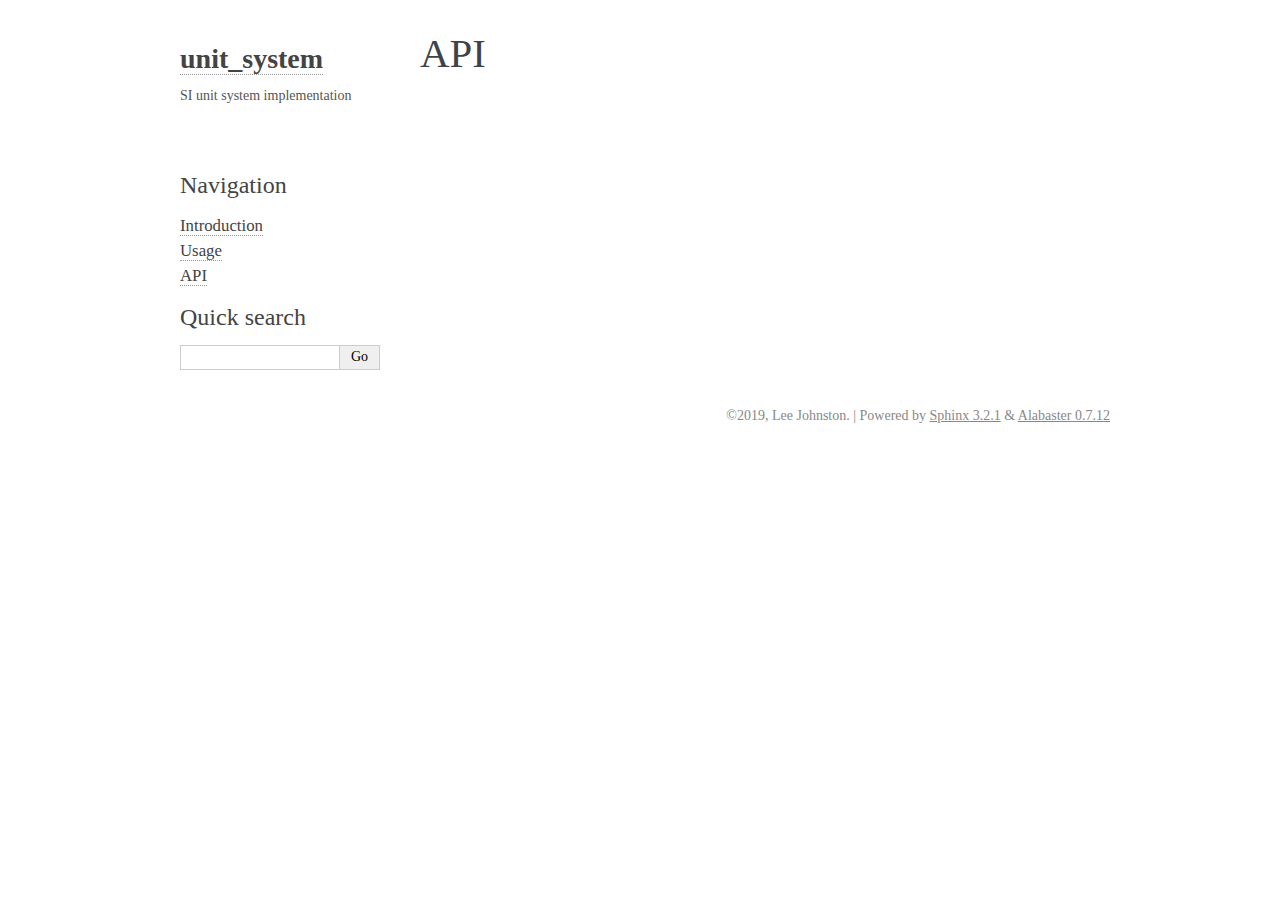
<file: api.html>
<!DOCTYPE html>

<html>
  <head>
    <meta charset="utf-8" />
    <meta name="viewport" content="width=device-width, initial-scale=1.0" />
    <title>API &#8212; unit_system  documentation</title>
    <link rel="stylesheet" href="_static/alabaster.css" type="text/css" />
    <link rel="stylesheet" href="_static/pygments.css" type="text/css" />
    <script id="documentation_options" data-url_root="./" src="_static/documentation_options.js"></script>
    <script src="_static/jquery.js"></script>
    <script src="_static/underscore.js"></script>
    <script src="_static/doctools.js"></script>
    <script src="_static/language_data.js"></script>
    <link rel="index" title="Index" href="genindex.html" />
    <link rel="search" title="Search" href="search.html" />
    <link rel="prev" title="Usage" href="usage.html" />
   
  <link rel="stylesheet" href="_static/custom.css" type="text/css" />
  
  
  <meta name="viewport" content="width=device-width, initial-scale=0.9, maximum-scale=0.9" />

  </head><body>
  

    <div class="document">
      <div class="documentwrapper">
        <div class="bodywrapper">
          

          <div class="body" role="main">
            
  <div class="section" id="module-unit_system.quantity">
<span id="api"></span><h1>API<a class="headerlink" href="#module-unit_system.quantity" title="Permalink to this headline">¶</a></h1>
</div>


          </div>
          
        </div>
      </div>
      <div class="sphinxsidebar" role="navigation" aria-label="main navigation">
        <div class="sphinxsidebarwrapper">
<h1 class="logo"><a href="index.html">unit_system</a></h1>



<p class="blurb">SI unit system implementation</p>




<p>
<iframe src="https://ghbtns.com/github-btn.html?user=l-johnston&repo=unit_system&type=watch&count=true&size=large&v=2"
  allowtransparency="true" frameborder="0" scrolling="0" width="200px" height="35px"></iframe>
</p>





<h3>Navigation</h3>
<ul class="current">
<li class="toctree-l1"><a class="reference internal" href="introduction.html">Introduction</a></li>
<li class="toctree-l1"><a class="reference internal" href="usage.html">Usage</a></li>
<li class="toctree-l1 current"><a class="current reference internal" href="#">API</a></li>
</ul>

<div class="relations">
<h3>Related Topics</h3>
<ul>
  <li><a href="index.html">Documentation overview</a><ul>
      <li>Previous: <a href="usage.html" title="previous chapter">Usage</a></li>
  </ul></li>
</ul>
</div>
<div id="searchbox" style="display: none" role="search">
  <h3 id="searchlabel">Quick search</h3>
    <div class="searchformwrapper">
    <form class="search" action="search.html" method="get">
      <input type="text" name="q" aria-labelledby="searchlabel" />
      <input type="submit" value="Go" />
    </form>
    </div>
</div>
<script>$('#searchbox').show(0);</script>








        </div>
      </div>
      <div class="clearer"></div>
    </div>
    <div class="footer">
      &copy;2019, Lee Johnston.
      
      |
      Powered by <a href="http://sphinx-doc.org/">Sphinx 3.2.1</a>
      &amp; <a href="https://github.com/bitprophet/alabaster">Alabaster 0.7.12</a>
      
    </div>

    

    
  </body>
</html>
</file>
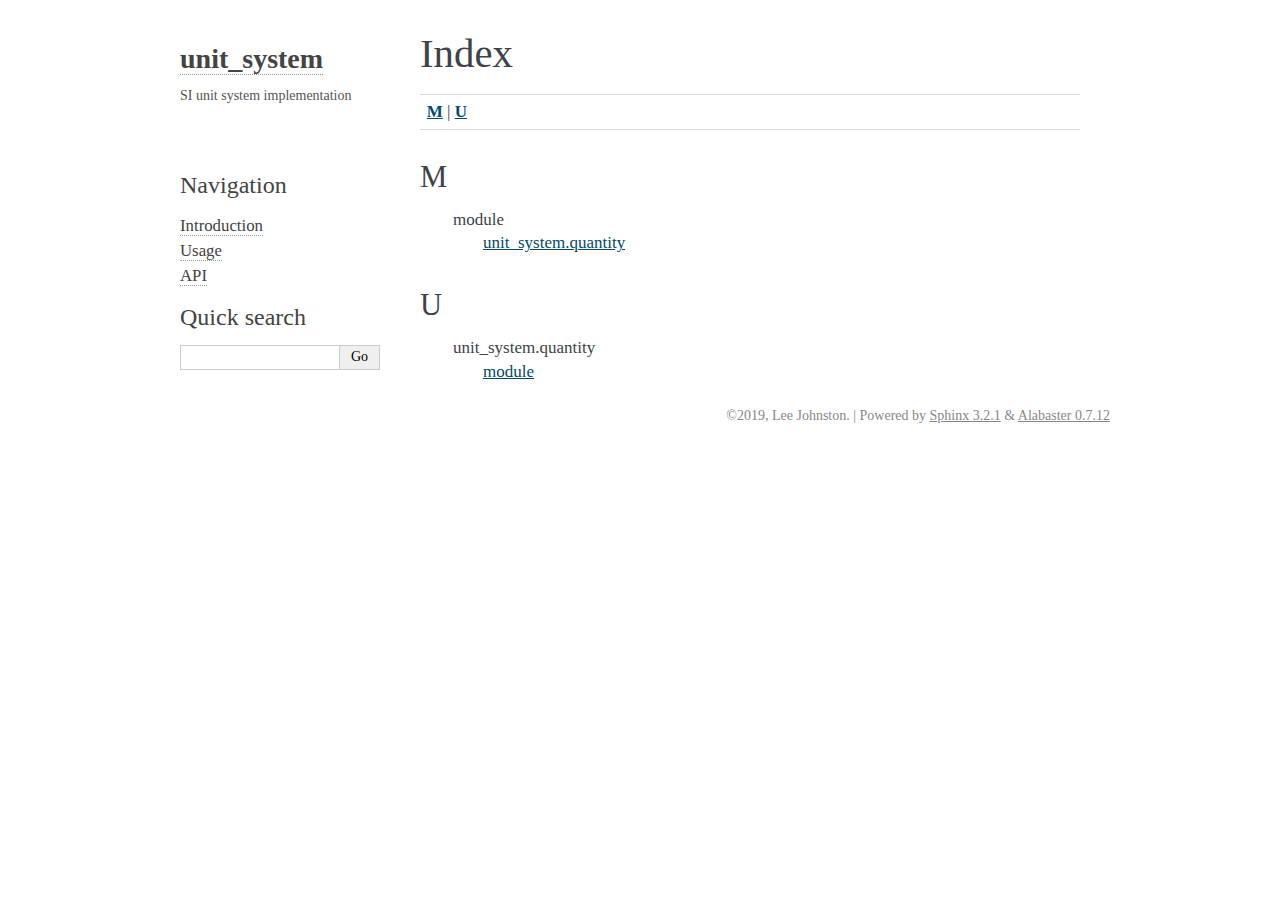
<file: genindex.html>
<!DOCTYPE html>

<html>
  <head>
    <meta charset="utf-8" />
    <meta name="viewport" content="width=device-width, initial-scale=1.0" />
    <title>Index &#8212; unit_system  documentation</title>
    <link rel="stylesheet" href="_static/alabaster.css" type="text/css" />
    <link rel="stylesheet" href="_static/pygments.css" type="text/css" />
    <script id="documentation_options" data-url_root="./" src="_static/documentation_options.js"></script>
    <script src="_static/jquery.js"></script>
    <script src="_static/underscore.js"></script>
    <script src="_static/doctools.js"></script>
    <script src="_static/language_data.js"></script>
    <link rel="index" title="Index" href="#" />
    <link rel="search" title="Search" href="search.html" />
   
  <link rel="stylesheet" href="_static/custom.css" type="text/css" />
  
  
  <meta name="viewport" content="width=device-width, initial-scale=0.9, maximum-scale=0.9" />

  </head><body>
  

    <div class="document">
      <div class="documentwrapper">
        <div class="bodywrapper">
          

          <div class="body" role="main">
            

<h1 id="index">Index</h1>

<div class="genindex-jumpbox">
 <a href="#M"><strong>M</strong></a>
 | <a href="#U"><strong>U</strong></a>
 
</div>
<h2 id="M">M</h2>
<table style="width: 100%" class="indextable genindextable"><tr>
  <td style="width: 33%; vertical-align: top;"><ul>
      <li>
    module

      <ul>
        <li><a href="api.html#module-unit_system.quantity">unit_system.quantity</a>
</li>
      </ul></li>
  </ul></td>
</tr></table>

<h2 id="U">U</h2>
<table style="width: 100%" class="indextable genindextable"><tr>
  <td style="width: 33%; vertical-align: top;"><ul>
      <li>
    unit_system.quantity

      <ul>
        <li><a href="api.html#module-unit_system.quantity">module</a>
</li>
      </ul></li>
  </ul></td>
</tr></table>



          </div>
          
        </div>
      </div>
      <div class="sphinxsidebar" role="navigation" aria-label="main navigation">
        <div class="sphinxsidebarwrapper">
<h1 class="logo"><a href="index.html">unit_system</a></h1>



<p class="blurb">SI unit system implementation</p>




<p>
<iframe src="https://ghbtns.com/github-btn.html?user=l-johnston&repo=unit_system&type=watch&count=true&size=large&v=2"
  allowtransparency="true" frameborder="0" scrolling="0" width="200px" height="35px"></iframe>
</p>





<h3>Navigation</h3>
<ul>
<li class="toctree-l1"><a class="reference internal" href="introduction.html">Introduction</a></li>
<li class="toctree-l1"><a class="reference internal" href="usage.html">Usage</a></li>
<li class="toctree-l1"><a class="reference internal" href="api.html">API</a></li>
</ul>

<div class="relations">
<h3>Related Topics</h3>
<ul>
  <li><a href="index.html">Documentation overview</a><ul>
  </ul></li>
</ul>
</div>
<div id="searchbox" style="display: none" role="search">
  <h3 id="searchlabel">Quick search</h3>
    <div class="searchformwrapper">
    <form class="search" action="search.html" method="get">
      <input type="text" name="q" aria-labelledby="searchlabel" />
      <input type="submit" value="Go" />
    </form>
    </div>
</div>
<script>$('#searchbox').show(0);</script>








        </div>
      </div>
      <div class="clearer"></div>
    </div>
    <div class="footer">
      &copy;2019, Lee Johnston.
      
      |
      Powered by <a href="http://sphinx-doc.org/">Sphinx 3.2.1</a>
      &amp; <a href="https://github.com/bitprophet/alabaster">Alabaster 0.7.12</a>
      
    </div>

    

    
  </body>
</html>
</file>
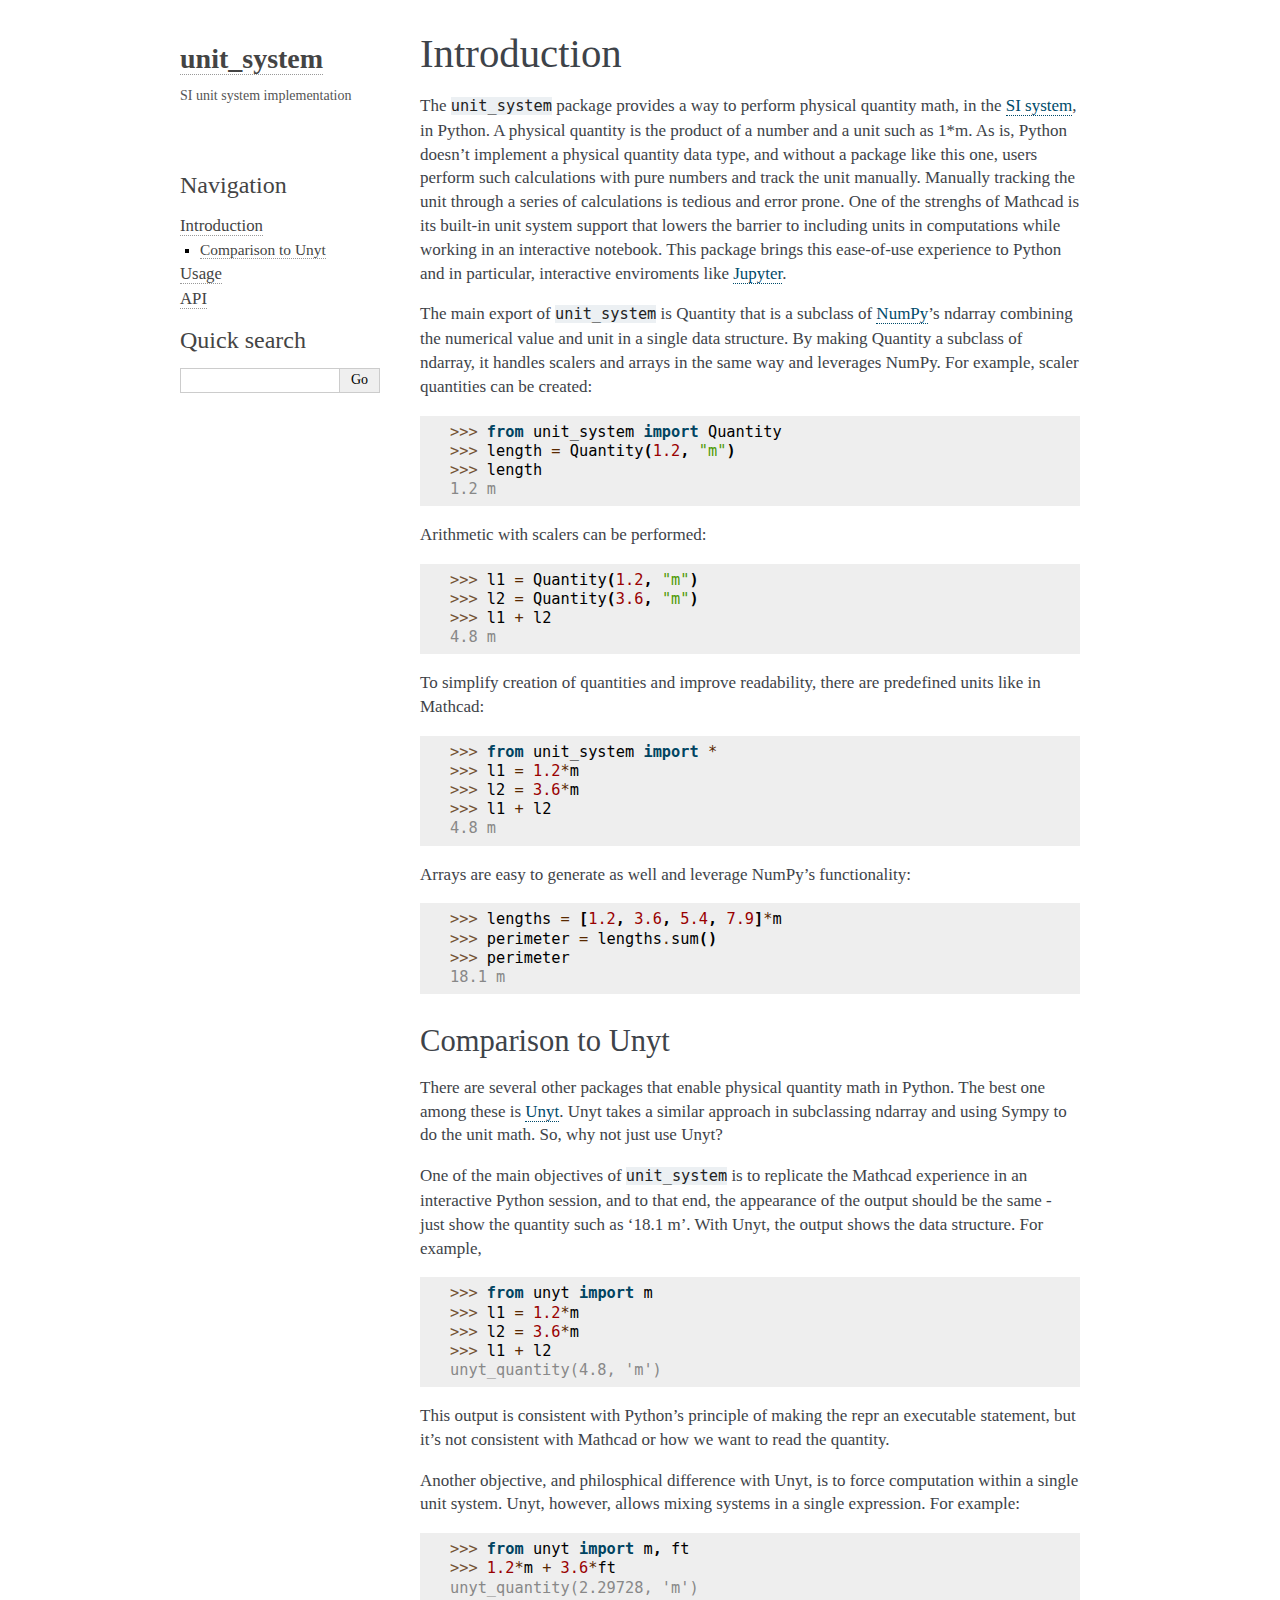
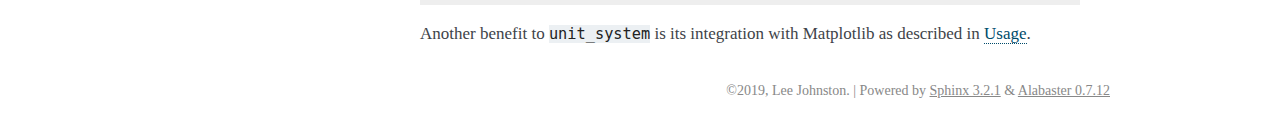
<file: introduction.html>
<!DOCTYPE html>

<html>
  <head>
    <meta charset="utf-8" />
    <meta name="viewport" content="width=device-width, initial-scale=1.0" />
    <title>Introduction &#8212; unit_system  documentation</title>
    <link rel="stylesheet" href="_static/alabaster.css" type="text/css" />
    <link rel="stylesheet" href="_static/pygments.css" type="text/css" />
    <script id="documentation_options" data-url_root="./" src="_static/documentation_options.js"></script>
    <script src="_static/jquery.js"></script>
    <script src="_static/underscore.js"></script>
    <script src="_static/doctools.js"></script>
    <script src="_static/language_data.js"></script>
    <link rel="index" title="Index" href="genindex.html" />
    <link rel="search" title="Search" href="search.html" />
    <link rel="next" title="Usage" href="usage.html" />
    <link rel="prev" title="Welcome to unit_system" href="index.html" />
   
  <link rel="stylesheet" href="_static/custom.css" type="text/css" />
  
  
  <meta name="viewport" content="width=device-width, initial-scale=0.9, maximum-scale=0.9" />

  </head><body>
  

    <div class="document">
      <div class="documentwrapper">
        <div class="bodywrapper">
          

          <div class="body" role="main">
            
  <div class="section" id="introduction">
<h1>Introduction<a class="headerlink" href="#introduction" title="Permalink to this headline">¶</a></h1>
<p>The <code class="docutils literal notranslate"><span class="pre">unit_system</span></code> package provides a way to perform physical quantity math, in
the <a class="reference external" href="https://www.nist.gov/pml/special-publication-811">SI system</a>, in Python. A physical quantity is the product of a number and a unit
such as 1*m. As is, Python doesn’t implement a physical quantity data type,
and without a package like this one, users perform such calculations with pure
numbers and track the unit manually. Manually tracking the unit through a series of
calculations is tedious and error prone. One of the strenghs of Mathcad is its built-in
unit system support that lowers the barrier to including units in computations
while working in an interactive notebook. This package brings this ease-of-use
experience to Python and in particular, interactive enviroments like <a class="reference external" href="https://jupyter.org/">Jupyter</a>.</p>
<p>The main export of <code class="docutils literal notranslate"><span class="pre">unit_system</span></code> is Quantity that is a subclass of <a class="reference external" href="https://github.com/numpy/numpy">NumPy</a>’s
ndarray combining the numerical value and unit in a single data structure. By making
Quantity a subclass of ndarray, it handles scalers and arrays in the same way and
leverages NumPy. For example, scaler quantities can be created:</p>
<div class="doctest highlight-default notranslate"><div class="highlight"><pre><span></span><span class="gp">&gt;&gt;&gt; </span><span class="kn">from</span> <span class="nn">unit_system</span> <span class="kn">import</span> <span class="n">Quantity</span>
<span class="gp">&gt;&gt;&gt; </span><span class="n">length</span> <span class="o">=</span> <span class="n">Quantity</span><span class="p">(</span><span class="mf">1.2</span><span class="p">,</span> <span class="s2">&quot;m&quot;</span><span class="p">)</span>
<span class="gp">&gt;&gt;&gt; </span><span class="n">length</span>
<span class="go">1.2 m</span>
</pre></div>
</div>
<p>Arithmetic with scalers can be performed:</p>
<div class="doctest highlight-default notranslate"><div class="highlight"><pre><span></span><span class="gp">&gt;&gt;&gt; </span><span class="n">l1</span> <span class="o">=</span> <span class="n">Quantity</span><span class="p">(</span><span class="mf">1.2</span><span class="p">,</span> <span class="s2">&quot;m&quot;</span><span class="p">)</span>
<span class="gp">&gt;&gt;&gt; </span><span class="n">l2</span> <span class="o">=</span> <span class="n">Quantity</span><span class="p">(</span><span class="mf">3.6</span><span class="p">,</span> <span class="s2">&quot;m&quot;</span><span class="p">)</span>
<span class="gp">&gt;&gt;&gt; </span><span class="n">l1</span> <span class="o">+</span> <span class="n">l2</span>
<span class="go">4.8 m</span>
</pre></div>
</div>
<p>To simplify creation of quantities and improve readability, there are predefined units
like in Mathcad:</p>
<div class="doctest highlight-default notranslate"><div class="highlight"><pre><span></span><span class="gp">&gt;&gt;&gt; </span><span class="kn">from</span> <span class="nn">unit_system</span> <span class="kn">import</span> <span class="o">*</span>
<span class="gp">&gt;&gt;&gt; </span><span class="n">l1</span> <span class="o">=</span> <span class="mf">1.2</span><span class="o">*</span><span class="n">m</span>
<span class="gp">&gt;&gt;&gt; </span><span class="n">l2</span> <span class="o">=</span> <span class="mf">3.6</span><span class="o">*</span><span class="n">m</span>
<span class="gp">&gt;&gt;&gt; </span><span class="n">l1</span> <span class="o">+</span> <span class="n">l2</span>
<span class="go">4.8 m</span>
</pre></div>
</div>
<p>Arrays are easy to generate as well and leverage NumPy’s functionality:</p>
<div class="doctest highlight-default notranslate"><div class="highlight"><pre><span></span><span class="gp">&gt;&gt;&gt; </span><span class="n">lengths</span> <span class="o">=</span> <span class="p">[</span><span class="mf">1.2</span><span class="p">,</span> <span class="mf">3.6</span><span class="p">,</span> <span class="mf">5.4</span><span class="p">,</span> <span class="mf">7.9</span><span class="p">]</span><span class="o">*</span><span class="n">m</span>
<span class="gp">&gt;&gt;&gt; </span><span class="n">perimeter</span> <span class="o">=</span> <span class="n">lengths</span><span class="o">.</span><span class="n">sum</span><span class="p">()</span>
<span class="gp">&gt;&gt;&gt; </span><span class="n">perimeter</span>
<span class="go">18.1 m</span>
</pre></div>
</div>
<div class="section" id="comparison-to-unyt">
<h2>Comparison to Unyt<a class="headerlink" href="#comparison-to-unyt" title="Permalink to this headline">¶</a></h2>
<p>There are several other packages that enable physical quantity math in Python. The
best one among these is <a class="reference external" href="https://github.com/yt-project/unyt">Unyt</a>. Unyt takes a similar approach in subclassing ndarray and
using Sympy to do the unit math. So, why not just use Unyt?</p>
<p>One of the main objectives of <code class="docutils literal notranslate"><span class="pre">unit_system</span></code> is to replicate the Mathcad experience
in an interactive Python session, and to that end, the appearance of the output should
be the same - just show the quantity such as ‘18.1 m’. With Unyt, the output shows the
data structure. For example,</p>
<div class="doctest highlight-default notranslate"><div class="highlight"><pre><span></span><span class="gp">&gt;&gt;&gt; </span><span class="kn">from</span> <span class="nn">unyt</span> <span class="kn">import</span> <span class="n">m</span>
<span class="gp">&gt;&gt;&gt; </span><span class="n">l1</span> <span class="o">=</span> <span class="mf">1.2</span><span class="o">*</span><span class="n">m</span>
<span class="gp">&gt;&gt;&gt; </span><span class="n">l2</span> <span class="o">=</span> <span class="mf">3.6</span><span class="o">*</span><span class="n">m</span>
<span class="gp">&gt;&gt;&gt; </span><span class="n">l1</span> <span class="o">+</span> <span class="n">l2</span>
<span class="go">unyt_quantity(4.8, &#39;m&#39;)</span>
</pre></div>
</div>
<p>This output is consistent with Python’s principle of making the repr an
executable statement, but it’s not consistent with Mathcad or how we want to
read the quantity.</p>
<p>Another objective, and philosphical difference with Unyt, is to
force computation within a single unit system. Unyt, however,
allows mixing systems in a single expression. For example:</p>
<div class="doctest highlight-default notranslate"><div class="highlight"><pre><span></span><span class="gp">&gt;&gt;&gt; </span><span class="kn">from</span> <span class="nn">unyt</span> <span class="kn">import</span> <span class="n">m</span><span class="p">,</span> <span class="n">ft</span>
<span class="gp">&gt;&gt;&gt; </span><span class="mf">1.2</span><span class="o">*</span><span class="n">m</span> <span class="o">+</span> <span class="mf">3.6</span><span class="o">*</span><span class="n">ft</span>
<span class="go">unyt_quantity(2.29728, &#39;m&#39;)</span>
</pre></div>
</div>
<p>Another benefit to <code class="docutils literal notranslate"><span class="pre">unit_system</span></code> is its integration with Matplotlib as
described in <a class="reference internal" href="usage.html"><span class="doc">Usage</span></a>.</p>
</div>
</div>


          </div>
          
        </div>
      </div>
      <div class="sphinxsidebar" role="navigation" aria-label="main navigation">
        <div class="sphinxsidebarwrapper">
<h1 class="logo"><a href="index.html">unit_system</a></h1>



<p class="blurb">SI unit system implementation</p>




<p>
<iframe src="https://ghbtns.com/github-btn.html?user=l-johnston&repo=unit_system&type=watch&count=true&size=large&v=2"
  allowtransparency="true" frameborder="0" scrolling="0" width="200px" height="35px"></iframe>
</p>





<h3>Navigation</h3>
<ul class="current">
<li class="toctree-l1 current"><a class="current reference internal" href="#">Introduction</a><ul>
<li class="toctree-l2"><a class="reference internal" href="#comparison-to-unyt">Comparison to Unyt</a></li>
</ul>
</li>
<li class="toctree-l1"><a class="reference internal" href="usage.html">Usage</a></li>
<li class="toctree-l1"><a class="reference internal" href="api.html">API</a></li>
</ul>

<div class="relations">
<h3>Related Topics</h3>
<ul>
  <li><a href="index.html">Documentation overview</a><ul>
      <li>Previous: <a href="index.html" title="previous chapter">Welcome to unit_system</a></li>
      <li>Next: <a href="usage.html" title="next chapter">Usage</a></li>
  </ul></li>
</ul>
</div>
<div id="searchbox" style="display: none" role="search">
  <h3 id="searchlabel">Quick search</h3>
    <div class="searchformwrapper">
    <form class="search" action="search.html" method="get">
      <input type="text" name="q" aria-labelledby="searchlabel" />
      <input type="submit" value="Go" />
    </form>
    </div>
</div>
<script>$('#searchbox').show(0);</script>








        </div>
      </div>
      <div class="clearer"></div>
    </div>
    <div class="footer">
      &copy;2019, Lee Johnston.
      
      |
      Powered by <a href="http://sphinx-doc.org/">Sphinx 3.2.1</a>
      &amp; <a href="https://github.com/bitprophet/alabaster">Alabaster 0.7.12</a>
      
    </div>

    

    
  </body>
</html>
</file>
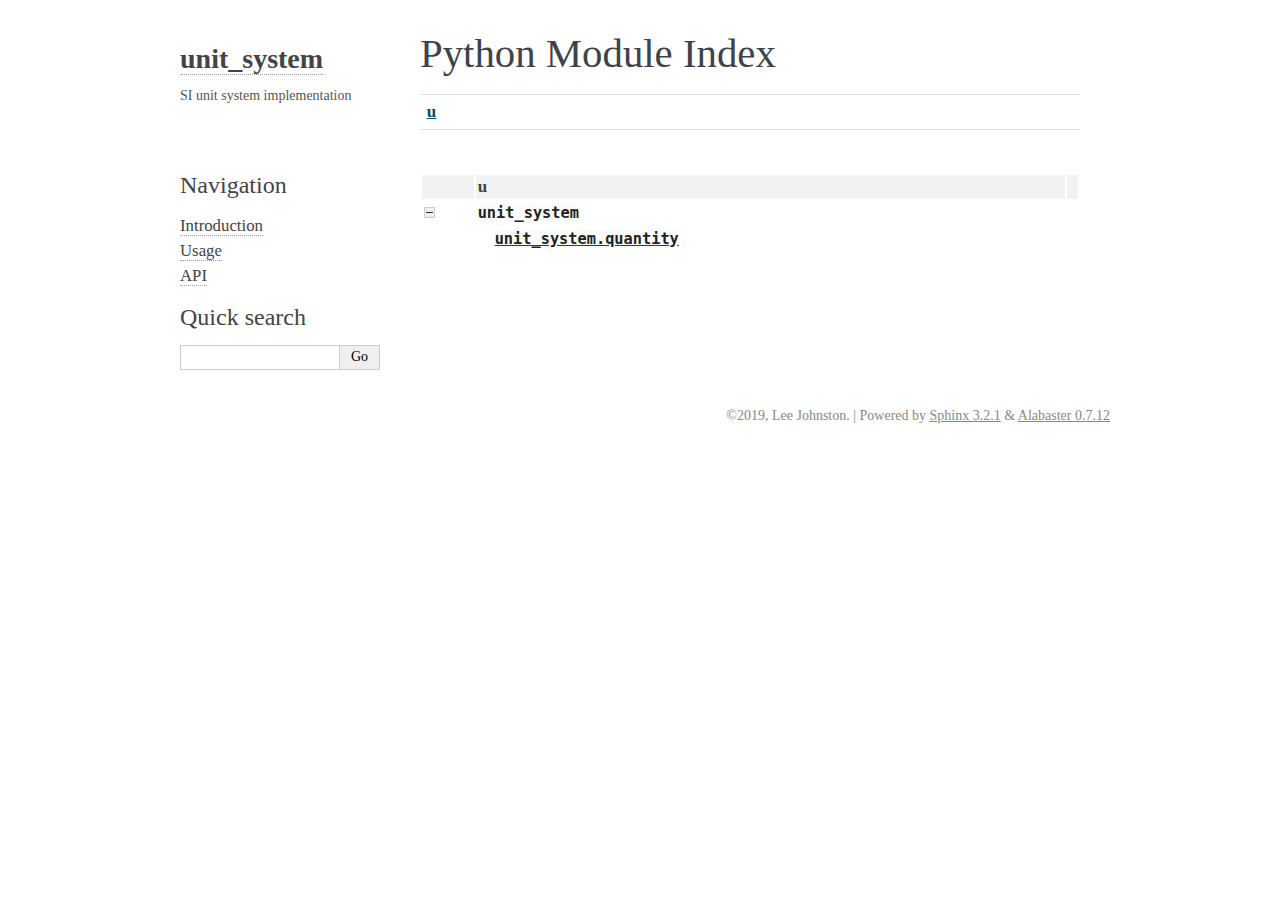
<file: py-modindex.html>
<!DOCTYPE html>

<html>
  <head>
    <meta charset="utf-8" />
    <meta name="viewport" content="width=device-width, initial-scale=1.0" />
    <title>Python Module Index &#8212; unit_system  documentation</title>
    <link rel="stylesheet" href="_static/alabaster.css" type="text/css" />
    <link rel="stylesheet" href="_static/pygments.css" type="text/css" />
    <script id="documentation_options" data-url_root="./" src="_static/documentation_options.js"></script>
    <script src="_static/jquery.js"></script>
    <script src="_static/underscore.js"></script>
    <script src="_static/doctools.js"></script>
    <script src="_static/language_data.js"></script>
    <link rel="index" title="Index" href="genindex.html" />
    <link rel="search" title="Search" href="search.html" />

   
  <link rel="stylesheet" href="_static/custom.css" type="text/css" />
  
  
  <meta name="viewport" content="width=device-width, initial-scale=0.9, maximum-scale=0.9" />



  </head><body>
  

    <div class="document">
      <div class="documentwrapper">
        <div class="bodywrapper">
          

          <div class="body" role="main">
            

   <h1>Python Module Index</h1>

   <div class="modindex-jumpbox">
   <a href="#cap-u"><strong>u</strong></a>
   </div>

   <table class="indextable modindextable">
     <tr class="pcap"><td></td><td>&#160;</td><td></td></tr>
     <tr class="cap" id="cap-u"><td></td><td>
       <strong>u</strong></td><td></td></tr>
     <tr>
       <td><img src="_static/minus.png" class="toggler"
              id="toggle-1" style="display: none" alt="-" /></td>
       <td>
       <code class="xref">unit_system</code></td><td>
       <em></em></td></tr>
     <tr class="cg-1">
       <td></td>
       <td>&#160;&#160;&#160;
       <a href="api.html#module-unit_system.quantity"><code class="xref">unit_system.quantity</code></a></td><td>
       <em></em></td></tr>
   </table>


          </div>
          
        </div>
      </div>
      <div class="sphinxsidebar" role="navigation" aria-label="main navigation">
        <div class="sphinxsidebarwrapper">
<h1 class="logo"><a href="index.html">unit_system</a></h1>



<p class="blurb">SI unit system implementation</p>




<p>
<iframe src="https://ghbtns.com/github-btn.html?user=l-johnston&repo=unit_system&type=watch&count=true&size=large&v=2"
  allowtransparency="true" frameborder="0" scrolling="0" width="200px" height="35px"></iframe>
</p>





<h3>Navigation</h3>
<ul>
<li class="toctree-l1"><a class="reference internal" href="introduction.html">Introduction</a></li>
<li class="toctree-l1"><a class="reference internal" href="usage.html">Usage</a></li>
<li class="toctree-l1"><a class="reference internal" href="api.html">API</a></li>
</ul>

<div class="relations">
<h3>Related Topics</h3>
<ul>
  <li><a href="index.html">Documentation overview</a><ul>
  </ul></li>
</ul>
</div>
<div id="searchbox" style="display: none" role="search">
  <h3 id="searchlabel">Quick search</h3>
    <div class="searchformwrapper">
    <form class="search" action="search.html" method="get">
      <input type="text" name="q" aria-labelledby="searchlabel" />
      <input type="submit" value="Go" />
    </form>
    </div>
</div>
<script>$('#searchbox').show(0);</script>








        </div>
      </div>
      <div class="clearer"></div>
    </div>
    <div class="footer">
      &copy;2019, Lee Johnston.
      
      |
      Powered by <a href="http://sphinx-doc.org/">Sphinx 3.2.1</a>
      &amp; <a href="https://github.com/bitprophet/alabaster">Alabaster 0.7.12</a>
      
    </div>

    

    
  </body>
</html>
</file>
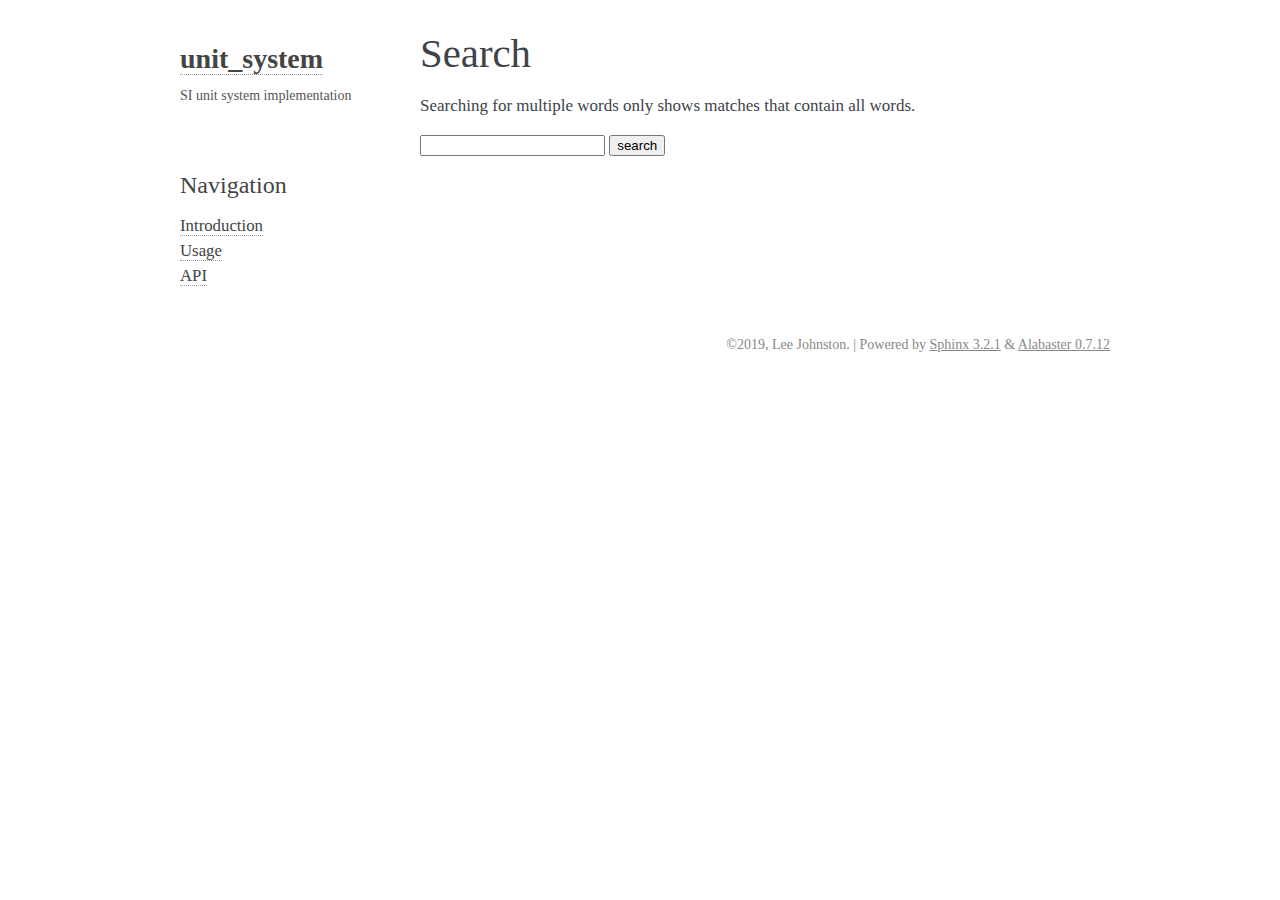
<file: search.html>
<!DOCTYPE html>

<html>
  <head>
    <meta charset="utf-8" />
    <meta name="viewport" content="width=device-width, initial-scale=1.0" />
    <title>Search &#8212; unit_system  documentation</title>
    <link rel="stylesheet" href="_static/alabaster.css" type="text/css" />
    <link rel="stylesheet" href="_static/pygments.css" type="text/css" />
    
    <script id="documentation_options" data-url_root="./" src="_static/documentation_options.js"></script>
    <script src="_static/jquery.js"></script>
    <script src="_static/underscore.js"></script>
    <script src="_static/doctools.js"></script>
    <script src="_static/language_data.js"></script>
    <script src="_static/searchtools.js"></script>
    <link rel="index" title="Index" href="genindex.html" />
    <link rel="search" title="Search" href="#" />
  <script src="searchindex.js" defer></script>
  
   
  <link rel="stylesheet" href="_static/custom.css" type="text/css" />
  
  
  <meta name="viewport" content="width=device-width, initial-scale=0.9, maximum-scale=0.9" />


  </head><body>
  

    <div class="document">
      <div class="documentwrapper">
        <div class="bodywrapper">
          

          <div class="body" role="main">
            
  <h1 id="search-documentation">Search</h1>
  <div id="fallback" class="admonition warning">
  <script>$('#fallback').hide();</script>
  <p>
    Please activate JavaScript to enable the search
    functionality.
  </p>
  </div>
  <p>
    Searching for multiple words only shows matches that contain
    all words.
  </p>
  <form action="" method="get">
    <input type="text" name="q" aria-labelledby="search-documentation" value="" />
    <input type="submit" value="search" />
    <span id="search-progress" style="padding-left: 10px"></span>
  </form>
  
  <div id="search-results">
  
  </div>

          </div>
          
        </div>
      </div>
      <div class="sphinxsidebar" role="navigation" aria-label="main navigation">
        <div class="sphinxsidebarwrapper">
<h1 class="logo"><a href="index.html">unit_system</a></h1>



<p class="blurb">SI unit system implementation</p>




<p>
<iframe src="https://ghbtns.com/github-btn.html?user=l-johnston&repo=unit_system&type=watch&count=true&size=large&v=2"
  allowtransparency="true" frameborder="0" scrolling="0" width="200px" height="35px"></iframe>
</p>





<h3>Navigation</h3>
<ul>
<li class="toctree-l1"><a class="reference internal" href="introduction.html">Introduction</a></li>
<li class="toctree-l1"><a class="reference internal" href="usage.html">Usage</a></li>
<li class="toctree-l1"><a class="reference internal" href="api.html">API</a></li>
</ul>

<div class="relations">
<h3>Related Topics</h3>
<ul>
  <li><a href="index.html">Documentation overview</a><ul>
  </ul></li>
</ul>
</div>








        </div>
      </div>
      <div class="clearer"></div>
    </div>
    <div class="footer">
      &copy;2019, Lee Johnston.
      
      |
      Powered by <a href="http://sphinx-doc.org/">Sphinx 3.2.1</a>
      &amp; <a href="https://github.com/bitprophet/alabaster">Alabaster 0.7.12</a>
      
    </div>

    

    
  </body>
</html>
</file>
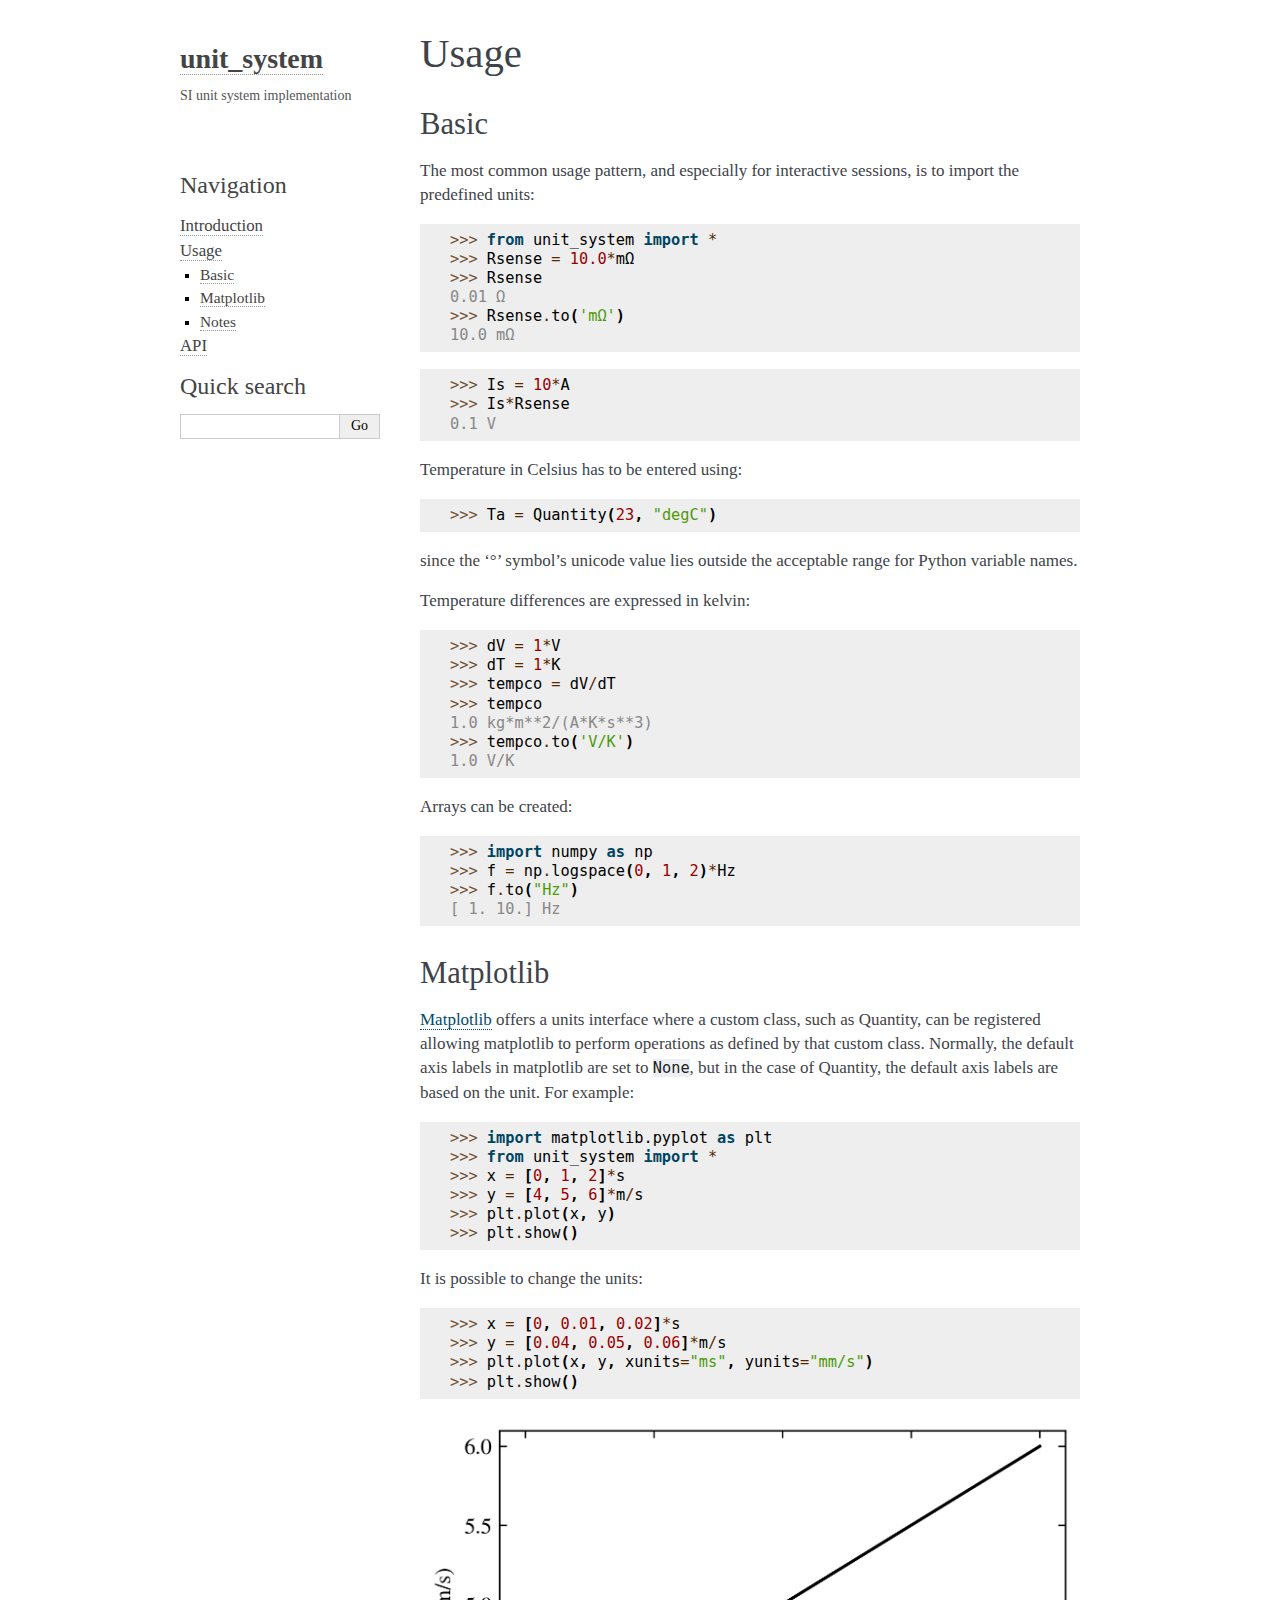
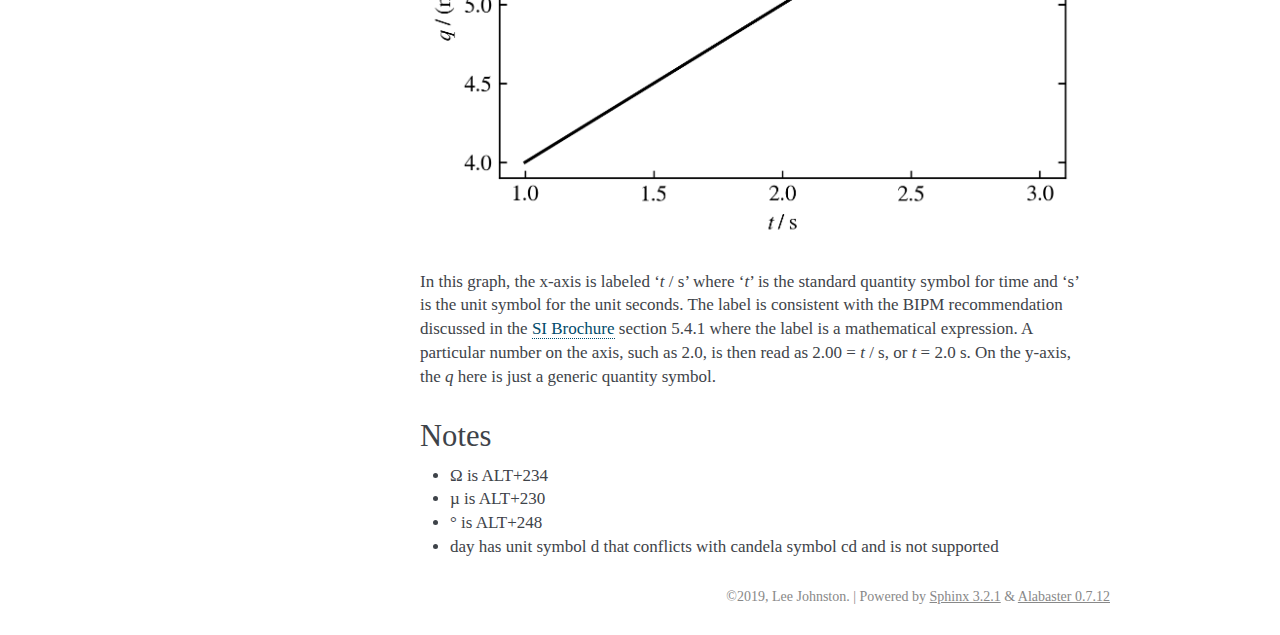
<file: usage.html>
<!DOCTYPE html>

<html>
  <head>
    <meta charset="utf-8" />
    <meta name="viewport" content="width=device-width, initial-scale=1.0" />
    <title>Usage &#8212; unit_system  documentation</title>
    <link rel="stylesheet" href="_static/alabaster.css" type="text/css" />
    <link rel="stylesheet" href="_static/pygments.css" type="text/css" />
    <script id="documentation_options" data-url_root="./" src="_static/documentation_options.js"></script>
    <script src="_static/jquery.js"></script>
    <script src="_static/underscore.js"></script>
    <script src="_static/doctools.js"></script>
    <script src="_static/language_data.js"></script>
    <link rel="index" title="Index" href="genindex.html" />
    <link rel="search" title="Search" href="search.html" />
    <link rel="next" title="API" href="api.html" />
    <link rel="prev" title="Introduction" href="introduction.html" />
   
  <link rel="stylesheet" href="_static/custom.css" type="text/css" />
  
  
  <meta name="viewport" content="width=device-width, initial-scale=0.9, maximum-scale=0.9" />

  </head><body>
  

    <div class="document">
      <div class="documentwrapper">
        <div class="bodywrapper">
          

          <div class="body" role="main">
            
  <div class="section" id="usage">
<h1>Usage<a class="headerlink" href="#usage" title="Permalink to this headline">¶</a></h1>
<div class="section" id="basic">
<h2>Basic<a class="headerlink" href="#basic" title="Permalink to this headline">¶</a></h2>
<p>The most common usage pattern, and especially for interactive sessions, is to import
the predefined units:</p>
<div class="doctest highlight-default notranslate"><div class="highlight"><pre><span></span><span class="gp">&gt;&gt;&gt; </span><span class="kn">from</span> <span class="nn">unit_system</span> <span class="kn">import</span> <span class="o">*</span>
<span class="gp">&gt;&gt;&gt; </span><span class="n">Rsense</span> <span class="o">=</span> <span class="mf">10.0</span><span class="o">*</span><span class="n">mΩ</span>
<span class="gp">&gt;&gt;&gt; </span><span class="n">Rsense</span>
<span class="go">0.01 Ω</span>
<span class="gp">&gt;&gt;&gt; </span><span class="n">Rsense</span><span class="o">.</span><span class="n">to</span><span class="p">(</span><span class="s1">&#39;mΩ&#39;</span><span class="p">)</span>
<span class="go">10.0 mΩ</span>
</pre></div>
</div>
<div class="doctest highlight-default notranslate"><div class="highlight"><pre><span></span><span class="gp">&gt;&gt;&gt; </span><span class="n">Is</span> <span class="o">=</span> <span class="mi">10</span><span class="o">*</span><span class="n">A</span>
<span class="gp">&gt;&gt;&gt; </span><span class="n">Is</span><span class="o">*</span><span class="n">Rsense</span>
<span class="go">0.1 V</span>
</pre></div>
</div>
<p>Temperature in Celsius has to be entered using:</p>
<div class="doctest highlight-default notranslate"><div class="highlight"><pre><span></span><span class="gp">&gt;&gt;&gt; </span><span class="n">Ta</span> <span class="o">=</span> <span class="n">Quantity</span><span class="p">(</span><span class="mi">23</span><span class="p">,</span> <span class="s2">&quot;degC&quot;</span><span class="p">)</span>
</pre></div>
</div>
<p>since the ‘°’ symbol’s unicode value lies outside the acceptable range for Python
variable names.</p>
<p>Temperature differences are expressed in kelvin:</p>
<div class="doctest highlight-default notranslate"><div class="highlight"><pre><span></span><span class="gp">&gt;&gt;&gt; </span><span class="n">dV</span> <span class="o">=</span> <span class="mi">1</span><span class="o">*</span><span class="n">V</span>
<span class="gp">&gt;&gt;&gt; </span><span class="n">dT</span> <span class="o">=</span> <span class="mi">1</span><span class="o">*</span><span class="n">K</span>
<span class="gp">&gt;&gt;&gt; </span><span class="n">tempco</span> <span class="o">=</span> <span class="n">dV</span><span class="o">/</span><span class="n">dT</span>
<span class="gp">&gt;&gt;&gt; </span><span class="n">tempco</span>
<span class="go">1.0 kg*m**2/(A*K*s**3)</span>
<span class="gp">&gt;&gt;&gt; </span><span class="n">tempco</span><span class="o">.</span><span class="n">to</span><span class="p">(</span><span class="s1">&#39;V/K&#39;</span><span class="p">)</span>
<span class="go">1.0 V/K</span>
</pre></div>
</div>
<p>Arrays can be created:</p>
<div class="doctest highlight-default notranslate"><div class="highlight"><pre><span></span><span class="gp">&gt;&gt;&gt; </span><span class="kn">import</span> <span class="nn">numpy</span> <span class="k">as</span> <span class="nn">np</span>
<span class="gp">&gt;&gt;&gt; </span><span class="n">f</span> <span class="o">=</span> <span class="n">np</span><span class="o">.</span><span class="n">logspace</span><span class="p">(</span><span class="mi">0</span><span class="p">,</span> <span class="mi">1</span><span class="p">,</span> <span class="mi">2</span><span class="p">)</span><span class="o">*</span><span class="n">Hz</span>
<span class="gp">&gt;&gt;&gt; </span><span class="n">f</span><span class="o">.</span><span class="n">to</span><span class="p">(</span><span class="s2">&quot;Hz&quot;</span><span class="p">)</span>
<span class="go">[ 1. 10.] Hz</span>
</pre></div>
</div>
</div>
<div class="section" id="matplotlib">
<h2>Matplotlib<a class="headerlink" href="#matplotlib" title="Permalink to this headline">¶</a></h2>
<p><a class="reference external" href="https://github.com/matplotlib/matplotlib">Matplotlib</a> offers a units interface where a custom class, such as Quantity, can be
registered allowing matplotlib to perform operations as defined by that custom class.
Normally, the default axis labels in matplotlib are set to <code class="docutils literal notranslate"><span class="pre">None</span></code>, but
in the case of Quantity, the default axis labels are based on the unit. For example:</p>
<div class="doctest highlight-default notranslate"><div class="highlight"><pre><span></span><span class="gp">&gt;&gt;&gt; </span><span class="kn">import</span> <span class="nn">matplotlib.pyplot</span> <span class="k">as</span> <span class="nn">plt</span>
<span class="gp">&gt;&gt;&gt; </span><span class="kn">from</span> <span class="nn">unit_system</span> <span class="kn">import</span> <span class="o">*</span>
<span class="gp">&gt;&gt;&gt; </span><span class="n">x</span> <span class="o">=</span> <span class="p">[</span><span class="mi">0</span><span class="p">,</span> <span class="mi">1</span><span class="p">,</span> <span class="mi">2</span><span class="p">]</span><span class="o">*</span><span class="n">s</span>
<span class="gp">&gt;&gt;&gt; </span><span class="n">y</span> <span class="o">=</span> <span class="p">[</span><span class="mi">4</span><span class="p">,</span> <span class="mi">5</span><span class="p">,</span> <span class="mi">6</span><span class="p">]</span><span class="o">*</span><span class="n">m</span><span class="o">/</span><span class="n">s</span>
<span class="gp">&gt;&gt;&gt; </span><span class="n">plt</span><span class="o">.</span><span class="n">plot</span><span class="p">(</span><span class="n">x</span><span class="p">,</span> <span class="n">y</span><span class="p">)</span>
<span class="gp">&gt;&gt;&gt; </span><span class="n">plt</span><span class="o">.</span><span class="n">show</span><span class="p">()</span>
</pre></div>
</div>
<p>It is possible to change the units:</p>
<div class="doctest highlight-default notranslate"><div class="highlight"><pre><span></span><span class="gp">&gt;&gt;&gt; </span><span class="n">x</span> <span class="o">=</span> <span class="p">[</span><span class="mi">0</span><span class="p">,</span> <span class="mf">0.01</span><span class="p">,</span> <span class="mf">0.02</span><span class="p">]</span><span class="o">*</span><span class="n">s</span>
<span class="gp">&gt;&gt;&gt; </span><span class="n">y</span> <span class="o">=</span> <span class="p">[</span><span class="mf">0.04</span><span class="p">,</span> <span class="mf">0.05</span><span class="p">,</span> <span class="mf">0.06</span><span class="p">]</span><span class="o">*</span><span class="n">m</span><span class="o">/</span><span class="n">s</span>
<span class="gp">&gt;&gt;&gt; </span><span class="n">plt</span><span class="o">.</span><span class="n">plot</span><span class="p">(</span><span class="n">x</span><span class="p">,</span> <span class="n">y</span><span class="p">,</span> <span class="n">xunits</span><span class="o">=</span><span class="s2">&quot;ms&quot;</span><span class="p">,</span> <span class="n">yunits</span><span class="o">=</span><span class="s2">&quot;mm/s&quot;</span><span class="p">)</span>
<span class="gp">&gt;&gt;&gt; </span><span class="n">plt</span><span class="o">.</span><span class="n">show</span><span class="p">()</span>
</pre></div>
</div>
<img alt="_images/default_labels_graph.png" src="_images/default_labels_graph.png" />
<p>In this graph, the x-axis is labeled ‘<em>t</em> / s’ where ‘<em>t</em>’ is the standard quantity
symbol for time and ‘s’ is the unit symbol for the unit seconds. The label is
consistent with the BIPM recommendation discussed in the <a class="reference external" href="https://www.bipm.org/en/publications/si-brochure/">SI Brochure</a> section
5.4.1 where the label is a mathematical expression. A particular number on the axis,
such as 2.0, is then read as 2.00 = <em>t</em> / s, or <em>t</em> = 2.0 s. On the y-axis, the <em>q</em>
here is just a generic quantity symbol.</p>
</div>
<div class="section" id="notes">
<h2>Notes<a class="headerlink" href="#notes" title="Permalink to this headline">¶</a></h2>
<ul class="simple">
<li><p>Ω is ALT+234</p></li>
<li><p>µ is ALT+230</p></li>
<li><p>° is ALT+248</p></li>
<li><p>day has unit symbol d that conflicts with candela symbol cd and is not supported</p></li>
</ul>
</div>
</div>


          </div>
          
        </div>
      </div>
      <div class="sphinxsidebar" role="navigation" aria-label="main navigation">
        <div class="sphinxsidebarwrapper">
<h1 class="logo"><a href="index.html">unit_system</a></h1>



<p class="blurb">SI unit system implementation</p>




<p>
<iframe src="https://ghbtns.com/github-btn.html?user=l-johnston&repo=unit_system&type=watch&count=true&size=large&v=2"
  allowtransparency="true" frameborder="0" scrolling="0" width="200px" height="35px"></iframe>
</p>





<h3>Navigation</h3>
<ul class="current">
<li class="toctree-l1"><a class="reference internal" href="introduction.html">Introduction</a></li>
<li class="toctree-l1 current"><a class="current reference internal" href="#">Usage</a><ul>
<li class="toctree-l2"><a class="reference internal" href="#basic">Basic</a></li>
<li class="toctree-l2"><a class="reference internal" href="#matplotlib">Matplotlib</a></li>
<li class="toctree-l2"><a class="reference internal" href="#notes">Notes</a></li>
</ul>
</li>
<li class="toctree-l1"><a class="reference internal" href="api.html">API</a></li>
</ul>

<div class="relations">
<h3>Related Topics</h3>
<ul>
  <li><a href="index.html">Documentation overview</a><ul>
      <li>Previous: <a href="introduction.html" title="previous chapter">Introduction</a></li>
      <li>Next: <a href="api.html" title="next chapter">API</a></li>
  </ul></li>
</ul>
</div>
<div id="searchbox" style="display: none" role="search">
  <h3 id="searchlabel">Quick search</h3>
    <div class="searchformwrapper">
    <form class="search" action="search.html" method="get">
      <input type="text" name="q" aria-labelledby="searchlabel" />
      <input type="submit" value="Go" />
    </form>
    </div>
</div>
<script>$('#searchbox').show(0);</script>








        </div>
      </div>
      <div class="clearer"></div>
    </div>
    <div class="footer">
      &copy;2019, Lee Johnston.
      
      |
      Powered by <a href="http://sphinx-doc.org/">Sphinx 3.2.1</a>
      &amp; <a href="https://github.com/bitprophet/alabaster">Alabaster 0.7.12</a>
      
    </div>

    

    
  </body>
</html>
</file>
<file: _static/alabaster.css>
@import url("basic.css");

/* -- page layout ----------------------------------------------------------- */

body {
    font-family: STIX2;
    font-size: 17px;
    background-color: #fff;
    color: #000;
    margin: 0;
    padding: 0;
}


div.document {
    width: 940px;
    margin: 30px auto 0 auto;
}

div.documentwrapper {
    float: left;
    width: 100%;
}

div.bodywrapper {
    margin: 0 0 0 220px;
}

div.sphinxsidebar {
    width: 220px;
    font-size: 14px;
    line-height: 1.5;
}

hr {
    border: 1px solid #B1B4B6;
}

div.body {
    background-color: #fff;
    color: #3E4349;
    padding: 0 30px 0 30px;
}

div.body > .section {
    text-align: left;
}

div.footer {
    width: 940px;
    margin: 20px auto 30px auto;
    font-size: 14px;
    color: #888;
    text-align: right;
}

div.footer a {
    color: #888;
}

p.caption {
    font-family: inherit;
    font-size: inherit;
}


div.relations {
    display: none;
}


div.sphinxsidebar a {
    color: #444;
    text-decoration: none;
    border-bottom: 1px dotted #999;
}

div.sphinxsidebar a:hover {
    border-bottom: 1px solid #999;
}

div.sphinxsidebarwrapper {
    padding: 18px 10px;
}

div.sphinxsidebarwrapper p.logo {
    padding: 0;
    margin: -10px 0 0 0px;
    text-align: center;
}

div.sphinxsidebarwrapper h1.logo {
    margin-top: -10px;
    text-align: center;
    margin-bottom: 5px;
    text-align: left;
}

div.sphinxsidebarwrapper h1.logo-name {
    margin-top: 0px;
}

div.sphinxsidebarwrapper p.blurb {
    margin-top: 0;
    font-style: normal;
}

div.sphinxsidebar h3,
div.sphinxsidebar h4 {
    font-family: STIX2;
    color: #444;
    font-size: 24px;
    font-weight: normal;
    margin: 0 0 5px 0;
    padding: 0;
}

div.sphinxsidebar h4 {
    font-size: 20px;
}

div.sphinxsidebar h3 a {
    color: #444;
}

div.sphinxsidebar p.logo a,
div.sphinxsidebar h3 a,
div.sphinxsidebar p.logo a:hover,
div.sphinxsidebar h3 a:hover {
    border: none;
}

div.sphinxsidebar p {
    color: #555;
    margin: 10px 0;
}

div.sphinxsidebar ul {
    margin: 10px 0;
    padding: 0;
    color: #000;
}

div.sphinxsidebar ul li.toctree-l1 > a {
    font-size: 120%;
}

div.sphinxsidebar ul li.toctree-l2 > a {
    font-size: 110%;
}

div.sphinxsidebar input {
    border: 1px solid #CCC;
    font-family: STIX2;
    font-size: 1em;
}

div.sphinxsidebar hr {
    border: none;
    height: 1px;
    color: #AAA;
    background: #AAA;

    text-align: left;
    margin-left: 0;
    width: 50%;
}

div.sphinxsidebar .badge {
    border-bottom: none;
}

div.sphinxsidebar .badge:hover {
    border-bottom: none;
}

/* To address an issue with donation coming after search */
div.sphinxsidebar h3.donation {
    margin-top: 10px;
}

/* -- body styles ----------------------------------------------------------- */

a {
    color: #004B6B;
    text-decoration: underline;
}

a:hover {
    color: #6D4100;
    text-decoration: underline;
}

div.body h1,
div.body h2,
div.body h3,
div.body h4,
div.body h5,
div.body h6 {
    font-family: STIX2;
    font-weight: normal;
    margin: 30px 0px 10px 0px;
    padding: 0;
}

div.body h1 { margin-top: 0; padding-top: 0; font-size: 240%; }
div.body h2 { font-size: 180%; }
div.body h3 { font-size: 150%; }
div.body h4 { font-size: 130%; }
div.body h5 { font-size: 100%; }
div.body h6 { font-size: 100%; }

a.headerlink {
    color: #DDD;
    padding: 0 4px;
    text-decoration: none;
}

a.headerlink:hover {
    color: #444;
    background: #EAEAEA;
}

div.body p, div.body dd, div.body li {
    line-height: 1.4em;
}

div.admonition {
    margin: 20px 0px;
    padding: 10px 30px;
    background-color: #EEE;
    border: 1px solid #CCC;
}

div.admonition tt.xref, div.admonition code.xref, div.admonition a tt {
    background-color: #FBFBFB;
    border-bottom: 1px solid #fafafa;
}

div.admonition p.admonition-title {
    font-family: STIX2;
    font-weight: normal;
    font-size: 24px;
    margin: 0 0 10px 0;
    padding: 0;
    line-height: 1;
}

div.admonition p.last {
    margin-bottom: 0;
}

div.highlight {
    background-color: #fff;
}

dt:target, .highlight {
    background: #FAF3E8;
}

div.warning {
    background-color: #FCC;
    border: 1px solid #FAA;
}

div.danger {
    background-color: #FCC;
    border: 1px solid #FAA;
    -moz-box-shadow: 2px 2px 4px #D52C2C;
    -webkit-box-shadow: 2px 2px 4px #D52C2C;
    box-shadow: 2px 2px 4px #D52C2C;
}

div.error {
    background-color: #FCC;
    border: 1px solid #FAA;
    -moz-box-shadow: 2px 2px 4px #D52C2C;
    -webkit-box-shadow: 2px 2px 4px #D52C2C;
    box-shadow: 2px 2px 4px #D52C2C;
}

div.caution {
    background-color: #FCC;
    border: 1px solid #FAA;
}

div.attention {
    background-color: #FCC;
    border: 1px solid #FAA;
}

div.important {
    background-color: #EEE;
    border: 1px solid #CCC;
}

div.note {
    background-color: #EEE;
    border: 1px solid #CCC;
}

div.tip {
    background-color: #EEE;
    border: 1px solid #CCC;
}

div.hint {
    background-color: #EEE;
    border: 1px solid #CCC;
}

div.seealso {
    background-color: #EEE;
    border: 1px solid #CCC;
}

div.topic {
    background-color: #EEE;
}

p.admonition-title {
    display: inline;
}

p.admonition-title:after {
    content: ":";
}

pre, tt, code {
    font-family: 'Consolas', 'Menlo', 'DejaVu Sans Mono', 'Bitstream Vera Sans Mono', monospace;
    font-size: 0.9em;
}

.hll {
    background-color: #FFC;
    margin: 0 -12px;
    padding: 0 12px;
    display: block;
}

img.screenshot {
}

tt.descname, tt.descclassname, code.descname, code.descclassname {
    font-size: 0.95em;
}

tt.descname, code.descname {
    padding-right: 0.08em;
}

img.screenshot {
    -moz-box-shadow: 2px 2px 4px #EEE;
    -webkit-box-shadow: 2px 2px 4px #EEE;
    box-shadow: 2px 2px 4px #EEE;
}

table.docutils {
    border: 1px solid #888;
    -moz-box-shadow: 2px 2px 4px #EEE;
    -webkit-box-shadow: 2px 2px 4px #EEE;
    box-shadow: 2px 2px 4px #EEE;
}

table.docutils td, table.docutils th {
    border: 1px solid #888;
    padding: 0.25em 0.7em;
}

table.field-list, table.footnote {
    border: none;
    -moz-box-shadow: none;
    -webkit-box-shadow: none;
    box-shadow: none;
}

table.footnote {
    margin: 15px 0;
    width: 100%;
    border: 1px solid #EEE;
    background: #FDFDFD;
    font-size: 0.9em;
}

table.footnote + table.footnote {
    margin-top: -15px;
    border-top: none;
}

table.field-list th {
    padding: 0 0.8em 0 0;
}

table.field-list td {
    padding: 0;
}

table.field-list p {
    margin-bottom: 0.8em;
}

/* Cloned from
 * https://github.com/sphinx-doc/sphinx/commit/ef60dbfce09286b20b7385333d63a60321784e68
 */
.field-name {
    -moz-hyphens: manual;
    -ms-hyphens: manual;
    -webkit-hyphens: manual;
    hyphens: manual;
}

table.footnote td.label {
    width: .1px;
    padding: 0.3em 0 0.3em 0.5em;
}

table.footnote td {
    padding: 0.3em 0.5em;
}

dl {
    margin: 0;
    padding: 0;
}

dl dd {
    margin-left: 30px;
}

blockquote {
    margin: 0 0 0 30px;
    padding: 0;
}

ul, ol {
    /* Matches the 30px from the narrow-screen "li > ul" selector below */
    margin: 10px 0 10px 30px;
    padding: 0;
}

pre {
    background: #EEE;
    padding: 7px 30px;
    margin: 15px 0px;
    line-height: 1.3em;
}

div.viewcode-block:target {
    background: #ffd;
}

dl pre, blockquote pre, li pre {
    margin-left: 0;
    padding-left: 30px;
}

tt, code {
    background-color: #ecf0f3;
    color: #222;
    /* padding: 1px 2px; */
}

tt.xref, code.xref, a tt {
    background-color: #FBFBFB;
    border-bottom: 1px solid #fff;
}

a.reference {
    text-decoration: none;
    border-bottom: 1px dotted #004B6B;
}

/* Don't put an underline on images */
a.image-reference, a.image-reference:hover {
    border-bottom: none;
}

a.reference:hover {
    border-bottom: 1px solid #6D4100;
}

a.footnote-reference {
    text-decoration: none;
    font-size: 0.7em;
    vertical-align: top;
    border-bottom: 1px dotted #004B6B;
}

a.footnote-reference:hover {
    border-bottom: 1px solid #6D4100;
}

a:hover tt, a:hover code {
    background: #EEE;
}


@media screen and (max-width: 870px) {

    div.sphinxsidebar {
    	display: none;
    }

    div.document {
       width: 100%;

    }

    div.documentwrapper {
    	margin-left: 0;
    	margin-top: 0;
    	margin-right: 0;
    	margin-bottom: 0;
    }

    div.bodywrapper {
    	margin-top: 0;
    	margin-right: 0;
    	margin-bottom: 0;
    	margin-left: 0;
    }

    ul {
    	margin-left: 0;
    }

	li > ul {
        /* Matches the 30px from the "ul, ol" selector above */
		margin-left: 30px;
	}

    .document {
    	width: auto;
    }

    .footer {
    	width: auto;
    }

    .bodywrapper {
    	margin: 0;
    }

    .footer {
    	width: auto;
    }

    .github {
        display: none;
    }



}



@media screen and (max-width: 875px) {

    body {
        margin: 0;
        padding: 20px 30px;
    }

    div.documentwrapper {
        float: none;
        background: #fff;
    }

    div.sphinxsidebar {
        display: block;
        float: none;
        width: 102.5%;
        margin: 50px -30px -20px -30px;
        padding: 10px 20px;
        background: #333;
        color: #FFF;
    }

    div.sphinxsidebar h3, div.sphinxsidebar h4, div.sphinxsidebar p,
    div.sphinxsidebar h3 a {
        color: #fff;
    }

    div.sphinxsidebar a {
        color: #AAA;
    }

    div.sphinxsidebar p.logo {
        display: none;
    }

    div.document {
        width: 100%;
        margin: 0;
    }

    div.footer {
        display: none;
    }

    div.bodywrapper {
        margin: 0;
    }

    div.body {
        min-height: 0;
        padding: 0;
    }

    .rtd_doc_footer {
        display: none;
    }

    .document {
        width: auto;
    }

    .footer {
        width: auto;
    }

    .footer {
        width: auto;
    }

    .github {
        display: none;
    }
}


/* misc. */

.revsys-inline {
    display: none!important;
}

/* Make nested-list/multi-paragraph items look better in Releases changelog
 * pages. Without this, docutils' magical list fuckery causes inconsistent
 * formatting between different release sub-lists.
 */
div#changelog > div.section > ul > li > p:only-child {
    margin-bottom: 0;
}

/* Hide fugly table cell borders in ..bibliography:: directive output */
table.docutils.citation, table.docutils.citation td, table.docutils.citation th {
  border: none;
  /* Below needed in some edge cases; if not applied, bottom shadows appear */
  -moz-box-shadow: none;
  -webkit-box-shadow: none;
  box-shadow: none;
}


/* relbar */

.related {
    line-height: 30px;
    width: 100%;
    font-size: 0.9rem;
}

.related.top {
    border-bottom: 1px solid #EEE;
    margin-bottom: 20px;
}

.related.bottom {
    border-top: 1px solid #EEE;
}

.related ul {
    padding: 0;
    margin: 0;
    list-style: none;
}

.related li {
    display: inline;
}

nav#rellinks {
    float: right;
}

nav#rellinks li+li:before {
    content: "|";
}

nav#breadcrumbs li+li:before {
    content: "\00BB";
}

/* Hide certain items when printing */
@media print {
    div.related {
        display: none;
    }
}
</file>
<file: _static/pygments.css>
pre { line-height: 125%; margin: 0; }
td.linenos pre { color: #000000; background-color: #f0f0f0; padding: 0 5px 0 5px; }
span.linenos { color: #000000; background-color: #f0f0f0; padding: 0 5px 0 5px; }
td.linenos pre.special { color: #000000; background-color: #ffffc0; padding: 0 5px 0 5px; }
span.linenos.special { color: #000000; background-color: #ffffc0; padding: 0 5px 0 5px; }
.highlight .hll { background-color: #ffffcc }
.highlight { background: #f8f8f8; }
.highlight .c { color: #8f5902; font-style: italic } /* Comment */
.highlight .err { color: #a40000; border: 1px solid #ef2929 } /* Error */
.highlight .g { color: #000000 } /* Generic */
.highlight .k { color: #004461; font-weight: bold } /* Keyword */
.highlight .l { color: #000000 } /* Literal */
.highlight .n { color: #000000 } /* Name */
.highlight .o { color: #582800 } /* Operator */
.highlight .x { color: #000000 } /* Other */
.highlight .p { color: #000000; font-weight: bold } /* Punctuation */
.highlight .ch { color: #8f5902; font-style: italic } /* Comment.Hashbang */
.highlight .cm { color: #8f5902; font-style: italic } /* Comment.Multiline */
.highlight .cp { color: #8f5902 } /* Comment.Preproc */
.highlight .cpf { color: #8f5902; font-style: italic } /* Comment.PreprocFile */
.highlight .c1 { color: #8f5902; font-style: italic } /* Comment.Single */
.highlight .cs { color: #8f5902; font-style: italic } /* Comment.Special */
.highlight .gd { color: #a40000 } /* Generic.Deleted */
.highlight .ge { color: #000000; font-style: italic } /* Generic.Emph */
.highlight .gr { color: #ef2929 } /* Generic.Error */
.highlight .gh { color: #000080; font-weight: bold } /* Generic.Heading */
.highlight .gi { color: #00A000 } /* Generic.Inserted */
.highlight .go { color: #888888 } /* Generic.Output */
.highlight .gp { color: #745334 } /* Generic.Prompt */
.highlight .gs { color: #000000; font-weight: bold } /* Generic.Strong */
.highlight .gu { color: #800080; font-weight: bold } /* Generic.Subheading */
.highlight .gt { color: #a40000; font-weight: bold } /* Generic.Traceback */
.highlight .kc { color: #004461; font-weight: bold } /* Keyword.Constant */
.highlight .kd { color: #004461; font-weight: bold } /* Keyword.Declaration */
.highlight .kn { color: #004461; font-weight: bold } /* Keyword.Namespace */
.highlight .kp { color: #004461; font-weight: bold } /* Keyword.Pseudo */
.highlight .kr { color: #004461; font-weight: bold } /* Keyword.Reserved */
.highlight .kt { color: #004461; font-weight: bold } /* Keyword.Type */
.highlight .ld { color: #000000 } /* Literal.Date */
.highlight .m { color: #990000 } /* Literal.Number */
.highlight .s { color: #4e9a06 } /* Literal.String */
.highlight .na { color: #c4a000 } /* Name.Attribute */
.highlight .nb { color: #004461 } /* Name.Builtin */
.highlight .nc { color: #000000 } /* Name.Class */
.highlight .no { color: #000000 } /* Name.Constant */
.highlight .nd { color: #888888 } /* Name.Decorator */
.highlight .ni { color: #ce5c00 } /* Name.Entity */
.highlight .ne { color: #cc0000; font-weight: bold } /* Name.Exception */
.highlight .nf { color: #000000 } /* Name.Function */
.highlight .nl { color: #f57900 } /* Name.Label */
.highlight .nn { color: #000000 } /* Name.Namespace */
.highlight .nx { color: #000000 } /* Name.Other */
.highlight .py { color: #000000 } /* Name.Property */
.highlight .nt { color: #004461; font-weight: bold } /* Name.Tag */
.highlight .nv { color: #000000 } /* Name.Variable */
.highlight .ow { color: #004461; font-weight: bold } /* Operator.Word */
.highlight .w { color: #f8f8f8; text-decoration: underline } /* Text.Whitespace */
.highlight .mb { color: #990000 } /* Literal.Number.Bin */
.highlight .mf { color: #990000 } /* Literal.Number.Float */
.highlight .mh { color: #990000 } /* Literal.Number.Hex */
.highlight .mi { color: #990000 } /* Literal.Number.Integer */
.highlight .mo { color: #990000 } /* Literal.Number.Oct */
.highlight .sa { color: #4e9a06 } /* Literal.String.Affix */
.highlight .sb { color: #4e9a06 } /* Literal.String.Backtick */
.highlight .sc { color: #4e9a06 } /* Literal.String.Char */
.highlight .dl { color: #4e9a06 } /* Literal.String.Delimiter */
.highlight .sd { color: #8f5902; font-style: italic } /* Literal.String.Doc */
.highlight .s2 { color: #4e9a06 } /* Literal.String.Double */
.highlight .se { color: #4e9a06 } /* Literal.String.Escape */
.highlight .sh { color: #4e9a06 } /* Literal.String.Heredoc */
.highlight .si { color: #4e9a06 } /* Literal.String.Interpol */
.highlight .sx { color: #4e9a06 } /* Literal.String.Other */
.highlight .sr { color: #4e9a06 } /* Literal.String.Regex */
.highlight .s1 { color: #4e9a06 } /* Literal.String.Single */
.highlight .ss { color: #4e9a06 } /* Literal.String.Symbol */
.highlight .bp { color: #3465a4 } /* Name.Builtin.Pseudo */
.highlight .fm { color: #000000 } /* Name.Function.Magic */
.highlight .vc { color: #000000 } /* Name.Variable.Class */
.highlight .vg { color: #000000 } /* Name.Variable.Global */
.highlight .vi { color: #000000 } /* Name.Variable.Instance */
.highlight .vm { color: #000000 } /* Name.Variable.Magic */
.highlight .il { color: #990000 } /* Literal.Number.Integer.Long */
</file>
<file: _static/custom.css>
/* This file intentionally left blank. */
</file>
